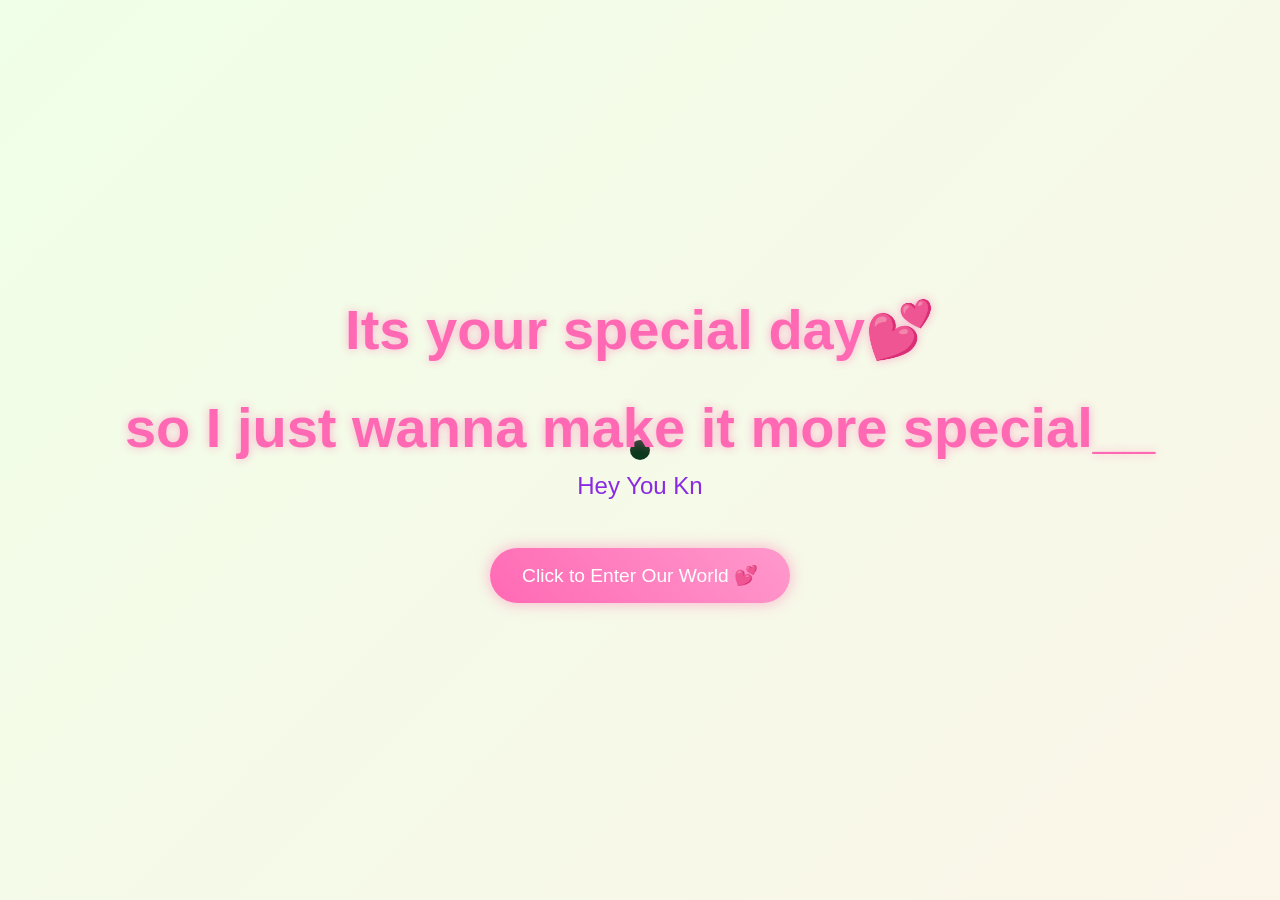
<file: index.html>
<!DOCTYPE html>
<html lang="en">
<head>
    <meta charset="UTF-8">
    <meta name="viewport" content="width=device-width, initial-scale=1.0">
    <title>Happy Birthday</title>
    <script src="https://cdnjs.cloudflare.com/ajax/libs/gsap/3.12.2/gsap.min.js"></script>
    <link rel="stylesheet" href="style.css">
    
</head>
<body>
    <div class="cursor"></div>
    <div class="container">
        <h1>Its your special day💕</h1>
                <h1> so I just wanna make it more special__</h1>

        <div class="greeting"></div>
        <button class="cta-button">Click to Enter Our World 💕</button>
    </div>

    <script src="script.js">
        
    </script>
    <audio id="bg-music" loop>
    <source src="./hbd.mp3" type="audio/mpeg">
    Your browser does not support the audio element.
</audio>

</body>
</html>
</file>
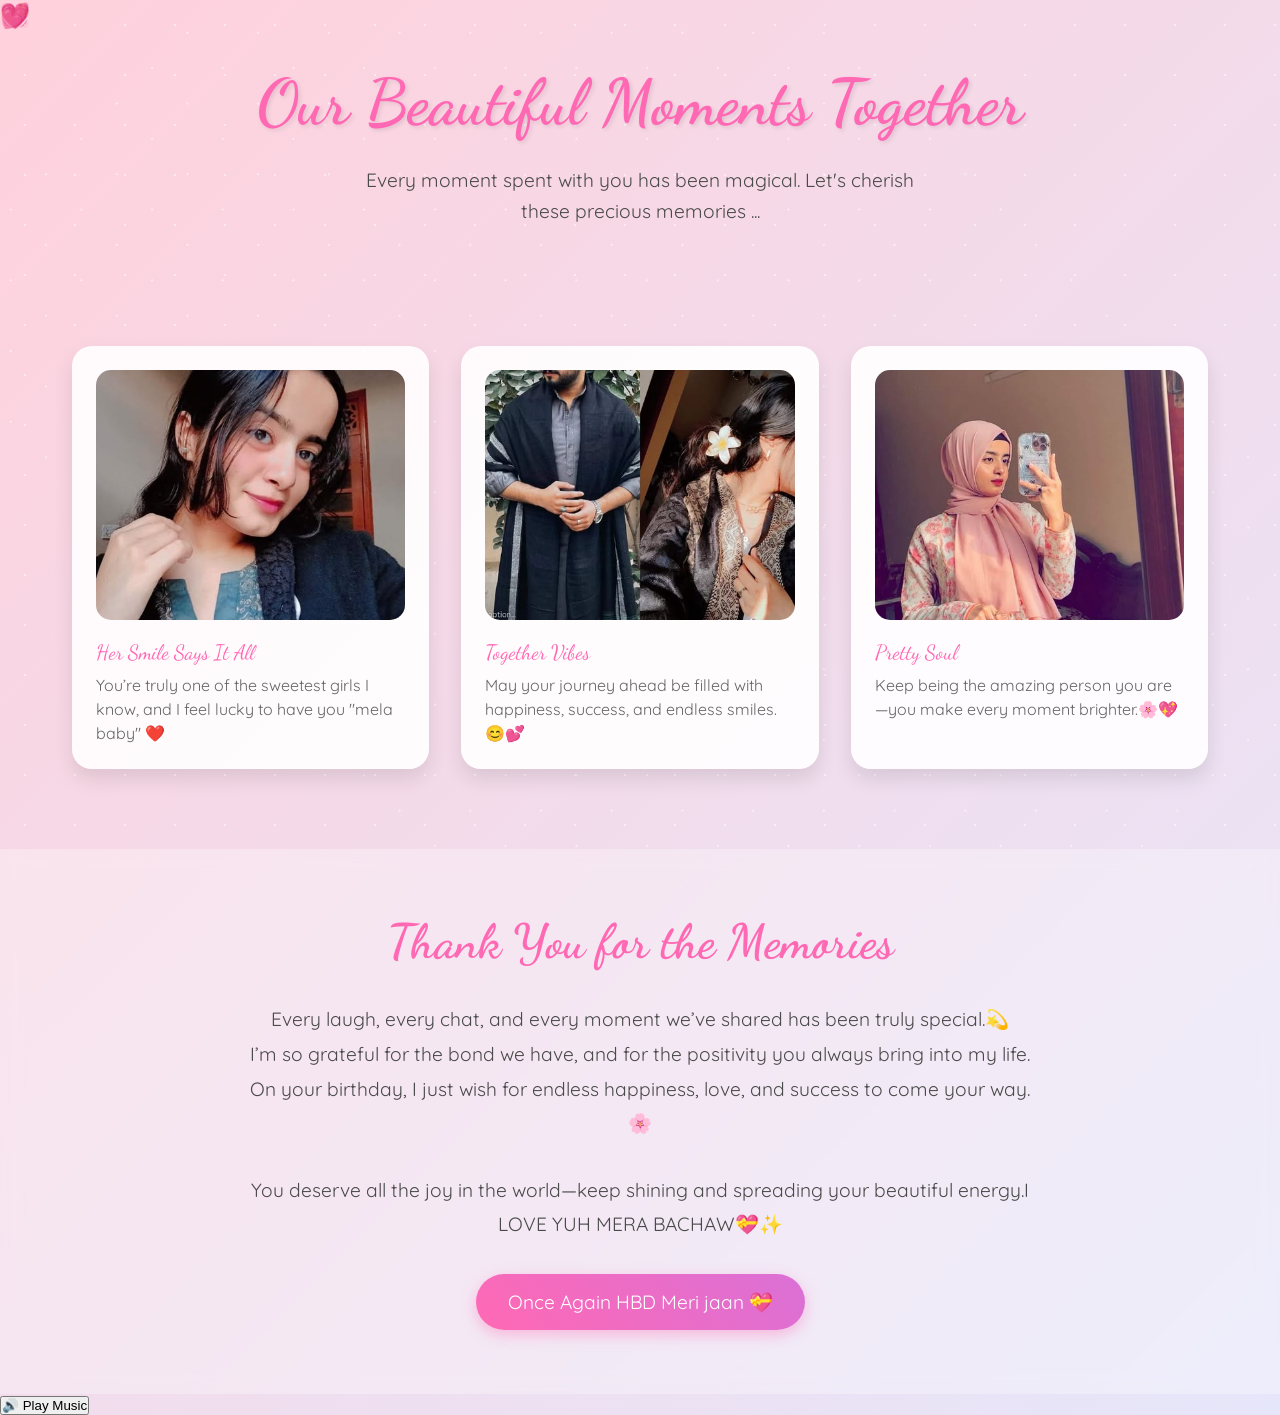
<file: last.html>
<!DOCTYPE html>
<html lang="en">

<head>
    <meta charset="UTF-8">
    <meta name="viewport" content="width=device-width, initial-scale=1.0">
    <title>Our Beautiful Memories ✨</title>
    <style>
        @import url('https://fonts.googleapis.com/css2?family=Dancing+Script:wght@700&family=Quicksand:wght@300;400;500;600&display=swap');

        * {
            margin: 0;
            padding: 0;
            box-sizing: border-box;
        }

        body {
            min-height: 100vh;
            background: linear-gradient(135deg,
                    #ffd1dc 0%,
                    #e6e6fa 25%,
                    #ffefd5 50%,
                    #e6e6fa 75%,
                    #ffd1dc 100%);
            background-size: 400% 400%;
            animation: gradientFlow 15s ease infinite;
            font-family: 'Quicksand', sans-serif;
            overflow-x: hidden;
            color: #4a4a4a;
        }

        @keyframes gradientFlow {
            0% {
                background-position: 0% 50%;
            }

            50% {
                background-position: 100% 50%;
            }

            100% {
                background-position: 0% 50%;
            }
        }

        /* Enhanced Sparkle Effect */
        .magic-sparkles {
            position: fixed;
            top: 0;
            left: 0;
            width: 100%;
            height: 100%;
            pointer-events: none;
            z-index: 1;
        }

        .sparkle {
            position: absolute;
            width: 6px;
            height: 6px;
            border-radius: 50%;
            background-color: white;
            animation: twinkle var(--duration, 4s) ease-in-out infinite;
            opacity: 0;
        }

        @keyframes twinkle {

            0%,
            100% {
                opacity: 0;
                transform: scale(0.5);
            }

            50% {
                opacity: 0.8;
                transform: scale(1);
            }
        }

        /* Generate 50 sparkles with different positions and animations */
        .magic-sparkles::before,
        .magic-sparkles::after {
            content: '';
            position: absolute;
            width: 100%;
            height: 100%;
            background-image: radial-gradient(circle, white 1px, transparent 1px);
            background-size: 50px 50px;
            animation: sparkleLayer 8s linear infinite;
            opacity: 0.5;
        }

        .magic-sparkles::after {
            animation-delay: -4s;
            transform: rotate(45deg);
        }

        @keyframes sparkleLayer {
            0% {
                transform: translateY(0);
            }

            100% {
                transform: translateY(-50px);
            }
        }

        /* Floating Hearts */
        .floating-hearts {
            position: fixed;
            width: 100%;
            height: 100%;
            pointer-events: none;
            z-index: 2;
        }

        .heart {
            position: absolute;
            font-size: 1.5rem;
            color: rgba(255, 105, 180, 0.6);
            animation: floatHeart var(--float-duration, 6s) ease-in-out infinite;
            animation-delay: var(--delay, 0s);
        }

        @keyframes floatHeart {
            0% {
                transform: translate(0, 100vh) rotate(0deg);
            }

            100% {
                transform: translate(var(--translate-x, 0), -100vh) rotate(360deg);
            }
        }

        /* Welcome Section */
        .welcome {
            text-align: center;
            padding: 4rem 2rem;
            position: relative;
            z-index: 3;
        }

        .welcome h1 {
            font-family: 'Dancing Script', cursive;
            font-size: 4rem;
            color: #ff69b4;
            text-shadow: 2px 2px 4px rgba(0, 0, 0, 0.1);
            animation: fadeInScale 2s ease;
        }

        .welcome p {
            font-size: 1.2rem;
            max-width: 600px;
            margin: 1.5rem auto;
            line-height: 1.6;
            animation: fadeIn 2s ease 0.5s both;
        }

        /* Enhanced Memory Cards */
        .memory-container {
            max-width: 1200px;
            margin: 0 auto;
            padding: 2rem;
            display: grid;
            grid-template-columns: repeat(auto-fit, minmax(300px, 1fr));
            gap: 2rem;
            z-index: 3;
            position: relative;
        }

        .memory-card {
            background: rgba(255, 255, 255, 0.9);
            border-radius: 20px;
            padding: 1.5rem;
            box-shadow: 0 10px 20px rgba(0, 0, 0, 0.1);
            transition: all 0.5s cubic-bezier(0.4, 0, 0.2, 1);
            position: relative;
            overflow: hidden;
        }

        .memory-card:hover {
            transform: translateY(-10px) scale(1.02);
            box-shadow: 0 15px 30px rgba(0, 0, 0, 0.15);
        }

        .memory-card::before {
            content: '';
            position: absolute;
            top: 0;
            left: 0;
            width: 100%;
            height: 100%;
            background: linear-gradient(45deg, transparent, rgba(255, 255, 255, 0.4), transparent);
            transform: translateX(-100%);
            transition: 0.5s;
        }

        .memory-card:hover::before {
            transform: translateX(100%);
        }

        .memory-img {
            width: 100%;
            height: 250px;
            object-fit: cover;
            border-radius: 15px;
            margin-bottom: 1rem;
            transition: transform 0.5s ease;
        }

        .memory-card:hover .memory-img {
            transform: scale(1.05);
        }

        .memory-date {
            font-family: 'Dancing Script', cursive;
            color: #ff69b4;
            font-size: 1.3rem;
            margin-bottom: 0.5rem;
        }

        .memory-caption {
            font-size: 1rem;
            line-height: 1.5;
            color: #666;
        }

        /* Final Message Section */
        .final-message {
            text-align: center;
            padding: 4rem 2rem;
            background: rgba(255, 255, 255, 0.3);
            backdrop-filter: blur(10px);
            margin-top: 3rem;
            position: relative;
            z-index: 3;
        }

        .final-message h2 {
            font-family: 'Dancing Script', cursive;
            font-size: 3rem;
            color: #ff69b4;
            margin-bottom: 2rem;
            animation: heartbeat 2s infinite;
        }

        @keyframes heartbeat {

            0%,
            100% {
                transform: scale(1);
            }

            50% {
                transform: scale(1.1);
            }
        }

        .final-message p {
            font-size: 1.2rem;
            max-width: 800px;
            margin: 0 auto 2rem;
            line-height: 1.8;
        }

        .goodbye-btn {
            display: inline-block;
            padding: 1rem 2rem;
            font-size: 1.2rem;
            background: linear-gradient(45deg, #ff69b4, #da70d6);
            color: white;
            border: none;
            border-radius: 50px;
            cursor: pointer;
            text-decoration: none;
            transition: all 0.3s ease;
            box-shadow: 0 5px 15px rgba(255, 105, 180, 0.4);
            animation: float 3s infinite ease-in-out;
        }

        .goodbye-btn:hover {
            transform: translateY(-5px);
            box-shadow: 0 8px 20px rgba(255, 105, 180, 0.6);
        }

        @keyframes float {

            0%,
            100% {
                transform: translateY(0);
            }

            50% {
                transform: translateY(-10px);
            }
        }

        /* Animations */
        @keyframes fadeInScale {
            0% {
                opacity: 0;
                transform: scale(0.8);
            }

            100% {
                opacity: 1;
                transform: scale(1);
            }
        }

        @keyframes fadeIn {
            0% {
                opacity: 0;
            }

            100% {
                opacity: 1;
            }
        }

        /* Generate Hearts */
        .js-generate-hearts {
            position: fixed;
            width: 100%;
            height: 100%;
            pointer-events: none;
            z-index: 2;
        }

        /* Custom Scrollbar */
        ::-webkit-scrollbar {
            width: 12px;
        }

        ::-webkit-scrollbar-track {
            background: rgba(255, 255, 255, 0.4);
        }

        ::-webkit-scrollbar-thumb {
            background: linear-gradient(45deg, #ff69b4, #da70d6);
            border-radius: 6px;
        }

        /* Responsive Design */
        @media (max-width: 768px) {
            .welcome h1 {
                font-size: 3rem;
            }

            .memory-container {
                grid-template-columns: 1fr;
            }

            .final-message h2 {
                font-size: 2.5rem;
            }
        }
    </style>
</head>

<body>
    <div class="magic-sparkles"></div>
    <div class="floating-hearts">
        <!-- Hearts will be generated via CSS -->
        <div class="heart" style="--float-duration: 6s; --delay: 0s; --translate-x: 20px;">💝</div>
        <div class="heart" style="--float-duration: 8s; --delay: 1s; --translate-x: -30px;">💖</div>
        <div class="heart" style="--float-duration: 7s; --delay: 2s; --translate-x: 40px;">💗</div>
        <div class="heart" style="--float-duration: 9s; --delay: 3s; --translate-x: -20px;">💓</div>
        <div class="heart" style="--float-duration: 5s; --delay: 4s; --translate-x: 30px;">💕</div>
    </div>

    <section class="welcome">
        <h1>Our Beautiful Moments Together</h1>
        <p>Every moment spent with you has been magical. Let's cherish these precious memories ...</p>
    </section>

    <div class="memory-container">
        <div class="memory-card">
            <img src="./610234038_1150716987274810_3669095045627957303_n.jpg" alt="First Date" class="memory-img">
            <div class="memory-date">Her Smile Says It All</div>
            <div class="memory-caption">You’re truly one of the sweetest girls I know, and I feel lucky to have you "mela baby"
        ❤️</div>
        </div>
        <div class="memory-card">
            <img src="./pic2.jpg" alt="Beach Day" class="memory-img">
            <div class="memory-date">Together Vibes</div>
            <div class="memory-caption">May your journey ahead be filled with happiness, success, and endless
                smiles.😊💕</div>
        </div>
        <div class="memory-card">
            <img src="./pic3.jpg" alt="Movie Night" class="memory-img">
            <div class="memory-date">Pretty Soul</div>
            <div class="memory-caption">Keep being the amazing person you are—you make every moment brighter.🌸💖</div>
        </div>

    </div>

    <section class="final-message">
        <h2>Thank You for the Memories</h2>
        <p>Every laugh, every chat, and every moment we’ve shared has been truly special.💫<br>
            I’m so grateful for the bond we have, and for the positivity you always bring into my life.<br>
            On your birthday, I just wish for endless happiness, love, and success to come your way.🌸</p>
        <p>You deserve all the joy in the world—keep shining and spreading your beautiful energy.I LOVE YUH MERA BACHAW💝✨</p>
        <a href="#" class="goodbye-btn">Once Again HBD Meri jaan  💝</a>
    </section>
    
<audio id="bg-music" loop>
    <source src="./The eyes chico, they never lie 👀💗..Follow for more✨. bratstyle  bratlyrics  lyrics  love  song.mp3" type="audio/mpeg">
</audio>

<button id="music-toggle" class="music-button">
    🔊 Play Music
</button>
<script src="script.js">
        
    </script>


</body>


</html>
</file>
<file: style.css>
* {
    margin: 0;
    padding: 0;
    box-sizing: border-box;
    cursor: none;
}
.music-button {
    position: fixed;
    bottom: 20px;
    right: 20px;
    padding: 10px 16px;
    border: none;
    border-radius: 25px;
    background: #ff5fa2;
    color: white;
    font-size: 14px;
    cursor: pointer;
    z-index: 9999;
}

body {
    min-height: 100vh;
    display: flex;
    flex-direction: column;
    align-items: center;
    justify-content: center;
    background: linear-gradient(-45deg, #fee9f7, #e8f5fe, #fef2e8, #f0ffe8);
    background-size: 400% 400%;
    animation: gradientBG 15s ease infinite;
    font-family: 'Arial Rounded MT Bold', Arial, sans-serif;
    overflow: hidden;
    position: relative;
}

.cursor {
    width: 20px;
    height: 20px;
    background: pink;
    border-radius: 50%;
    position: fixed;
    pointer-events: none;
    mix-blend-mode: difference;
    transition: transform 0.2s;
}

.container {
    text-align: center;
    z-index: 1;
}

h1 {
    font-size: 3.5rem;
    color: #ff69b4;
    text-shadow: 0 0 10px rgba(255, 105, 180, 0.5);
    margin-bottom: 2rem;
    opacity: 0;
}

.greeting {
    font-size: 1.5rem;
    color: #8a2be2;
    margin-bottom: 3rem;
    min-height: 2em;
}

.cta-button {
    padding: 1rem 2rem;
    font-size: 1.2rem;
    background: linear-gradient(45deg, #ff69b4, #ff99cc);
    border: none;
    border-radius: 50px;
    color: white;
    cursor: pointer;
    box-shadow: 0 0 15px rgba(255, 105, 180, 0.5);
    transition: transform 0.3s, box-shadow 0.3s;
    opacity: 0;
}

.cta-button:hover {
    transform: scale(1.1);
    box-shadow: 0 0 25px rgba(255, 105, 180, 0.7);
}

.floating {
    position: absolute;
    pointer-events: none;
    opacity: 0;
}

@keyframes gradientBG {
    0% { background-position: 0% 50%; }
    50% { background-position: 100% 50%; }
    100% { background-position: 0% 50%; }
}

@media (max-width: 768px) {
    h1 { font-size: 2rem; }
    .greeting { font-size: 1.2rem; }
    .cta-button { font-size: 1rem; }
}
</file>
